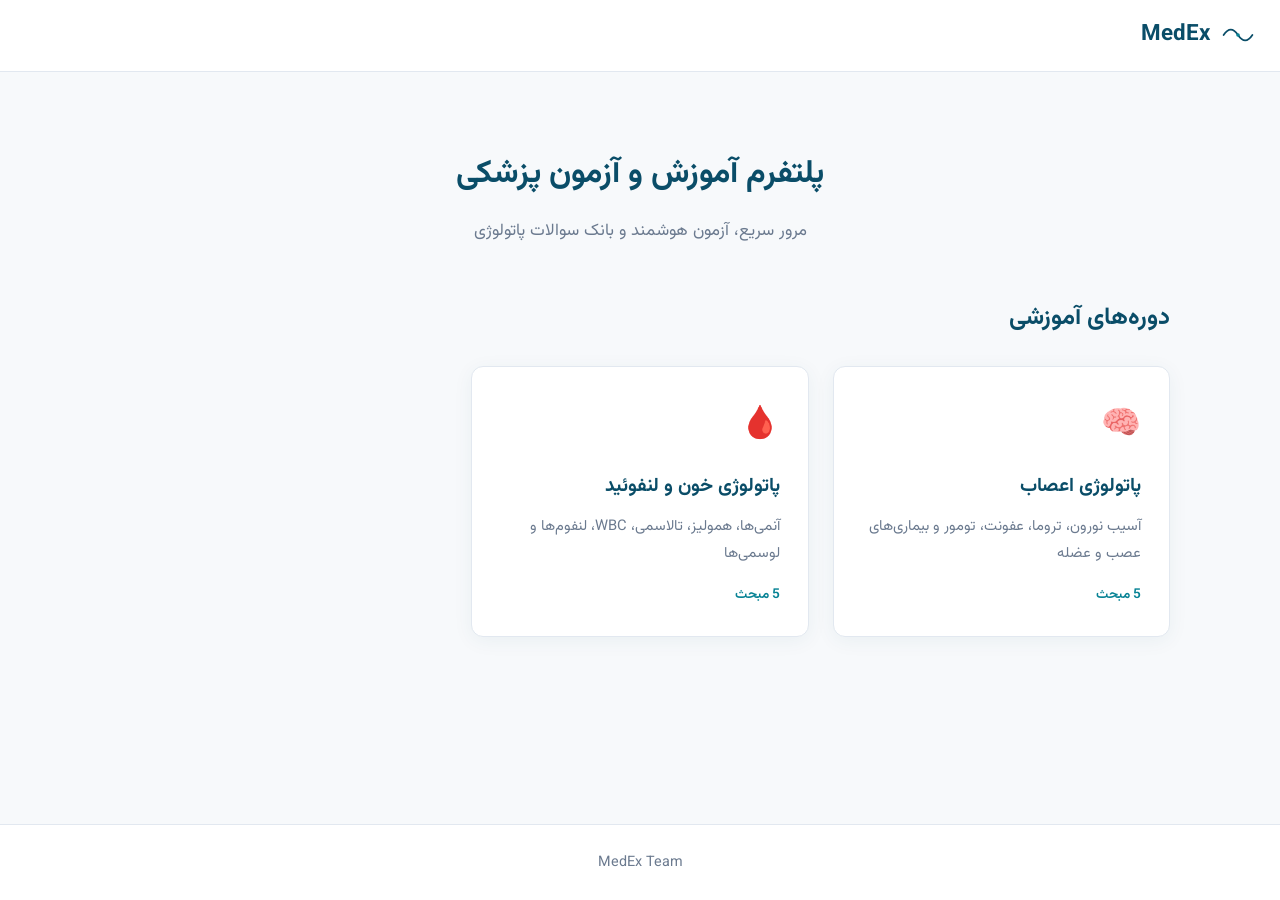
<file: index.html>
<!DOCTYPE html>
<html lang="fa" dir="rtl">
<head>
  <meta charset="UTF-8">
  <meta name="viewport" content="width=device-width, initial-scale=1.0">
  <title>MedEx – دوره‌های آموزشی</title>
  <link rel="stylesheet" href="css/style.css">
  <link rel="preconnect" href="https://fonts.googleapis.com">
  <link href="https://fonts.googleapis.com/css2?family=Vazirmatn:wght@300;400;600;700&display=swap" rel="stylesheet">
</head>
<body>
  <header class="header">
    <a href="index.html" class="brand">
      <svg viewBox="0 0 100 100" class="brand-icon">
        <path d="M10 50 Q30 20 50 50 Q70 80 90 50" stroke="#0A4D68" stroke-width="5" fill="none" stroke-linecap="round"/>
        <circle cx="50" cy="50" r="5" fill="#088395"/>
      </svg>
      MedEx
    </a>
  </header>

  <main class="container">
    <div class="hero">
      <h1>پلتفرم آموزش و آزمون پزشکی</h1>
      <p>مرور سریع، آزمون هوشمند و بانک سوالات پاتولوژی</p>
    </div>
    <h2 class="page-title">دوره‌های آموزشی</h2>
    <div id="coursesGrid" class="grid">
      <div class="loading">در حال بارگذاری...</div>
    </div>
  </main>

  <footer class="footer">MedEx Team</footer>

  <script src="js/data.js"></script>
  <script src="js/ui.js"></script>
  <script>renderCourses();</script>
</body>
</html>
</file>
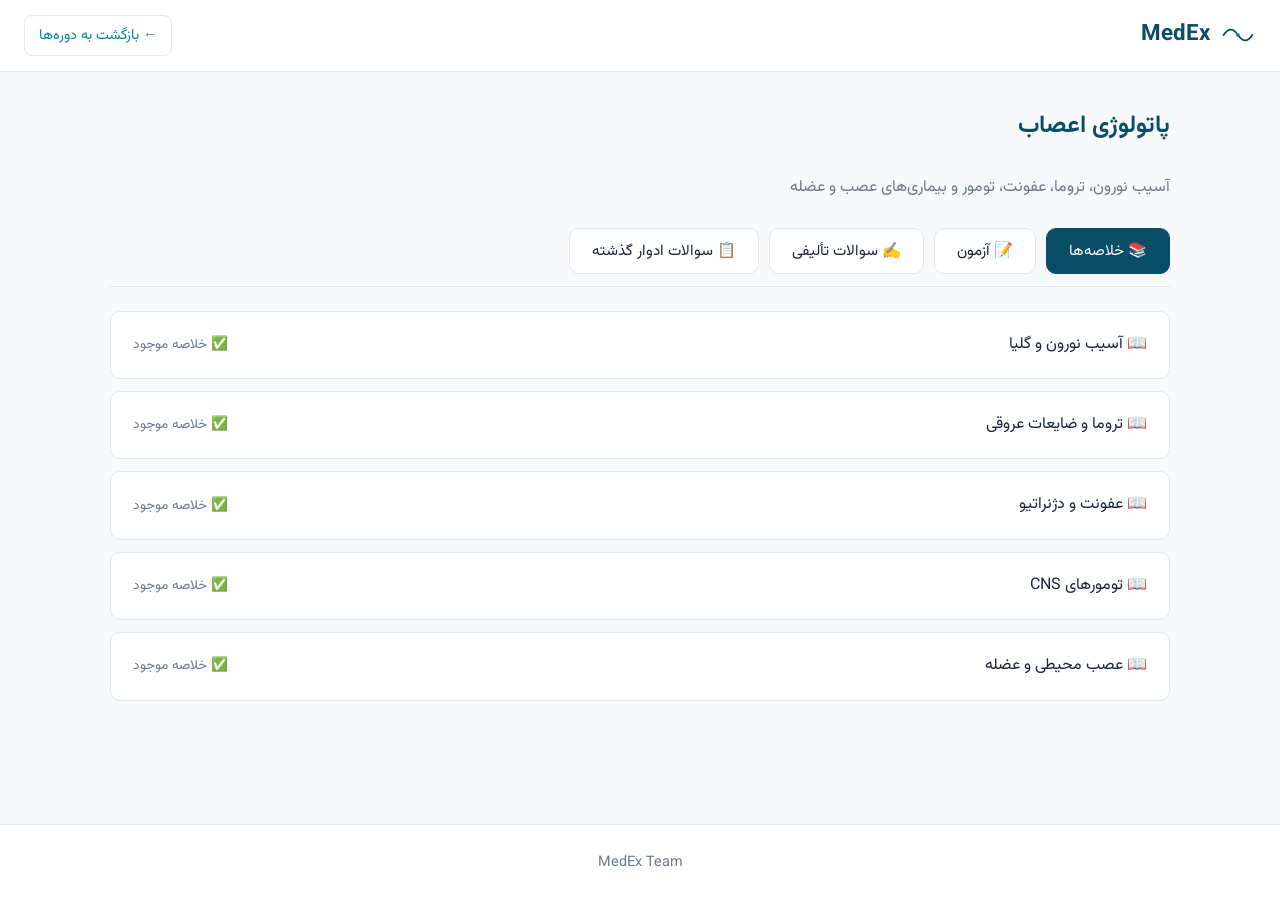
<file: course.html>
<!DOCTYPE html>
<html lang="fa" dir="rtl">
<head>
  <meta charset="UTF-8">
  <meta name="viewport" content="width=device-width, initial-scale=1.0">
  <title>MedEx – دوره</title>
  <link rel="stylesheet" href="css/style.css">
  <link href="https://fonts.googleapis.com/css2?family=Vazirmatn:wght@300;400;600;700&display=swap" rel="stylesheet">
</head>
<body>
  <header class="header">
    <a href="index.html" class="brand">
      <svg viewBox="0 0 100 100" class="brand-icon">
        <path d="M10 50 Q30 20 50 50 Q70 80 90 50" stroke="#0A4D68" stroke-width="5" fill="none" stroke-linecap="round"/>
        <circle cx="50" cy="50" r="5" fill="#088395"/>
      </svg>
      MedEx
    </a>
    <a href="index.html" class="back-link">← بازگشت به دوره‌ها</a>
  </header>

  <main class="container">
    <div id="courseHeader"></div>
    <div class="tabs">
      <button class="tab-btn active" data-tab="summaries">📚 خلاصه‌ها</button>
      <button class="tab-btn" data-tab="exam">📝 آزمون</button>
      <button class="tab-btn" data-tab="authored">✍️ سوالات تألیفی</button>
      <button class="tab-btn" data-tab="past">📋 سوالات ادوار گذشته</button>
    </div>
    <div id="tabContent" class="tab-content">
      <div class="loading">در حال بارگذاری...</div>
    </div>
  </main>

  <footer class="footer">MedEx Team</footer>

  <script src="js/data.js"></script>
  <script src="js/ui.js"></script>
  <script>initCoursePage();</script>
</body>
</html>
</file>
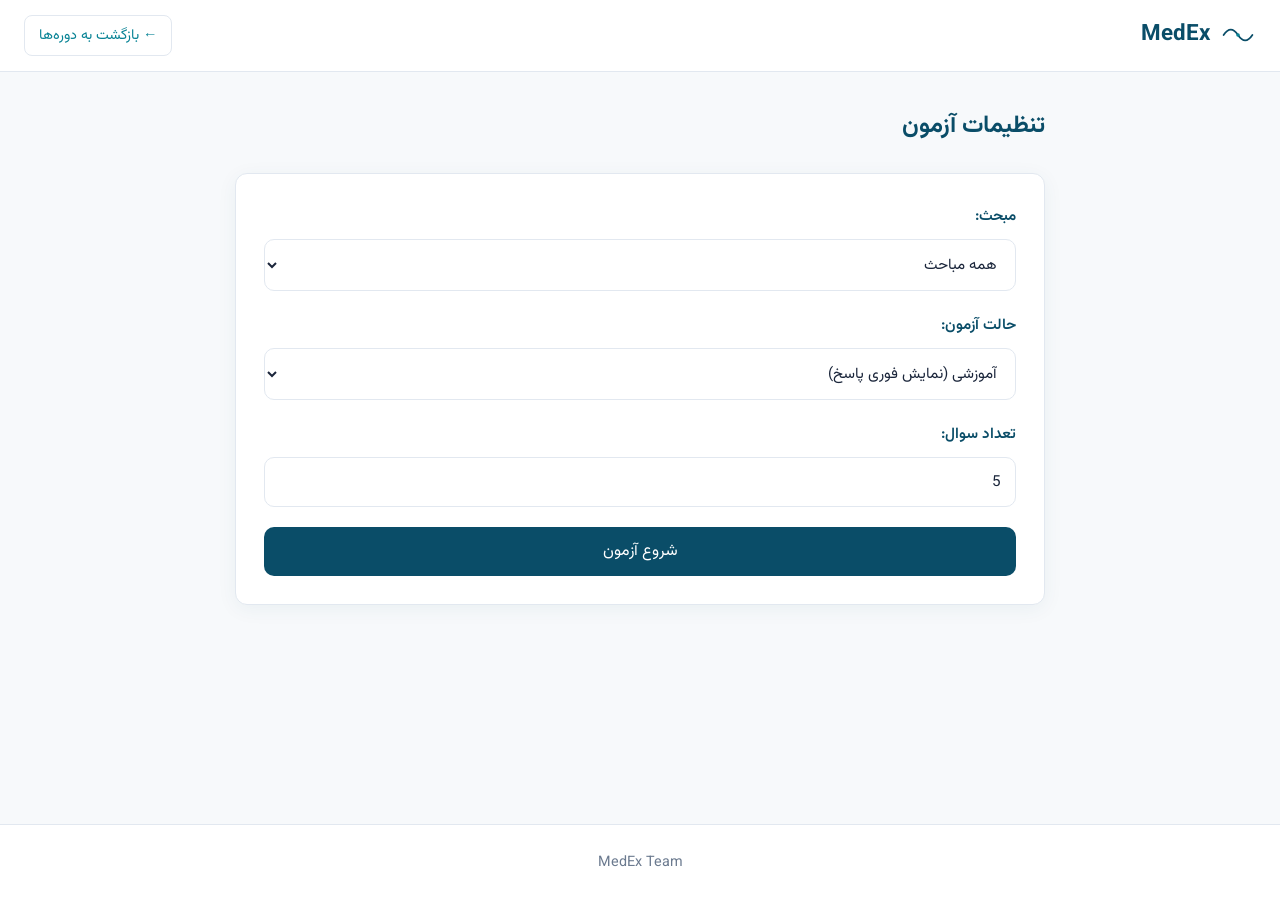
<file: exam.html>
<!DOCTYPE html>
<html lang="fa" dir="rtl">
<head>
  <meta charset="UTF-8">
  <meta name="viewport" content="width=device-width, initial-scale=1.0">
  <title>MedEx – آزمون</title>
  <link rel="stylesheet" href="css/style.css">
  <link href="https://fonts.googleapis.com/css2?family=Vazirmatn:wght@300;400;600;700&display=swap" rel="stylesheet">
</head>
<body>
  <header class="header">
    <a href="index.html" class="brand">
      <svg viewBox="0 0 100 100" class="brand-icon">
        <path d="M10 50 Q30 20 50 50 Q70 80 90 50" stroke="#0A4D68" stroke-width="5" fill="none" stroke-linecap="round"/>
        <circle cx="50" cy="50" r="5" fill="#088395"/>
      </svg>
      MedEx
    </a>
    <a href="index.html" class="back-link">← بازگشت به دوره‌ها</a>
  </header>

  <main class="container exam-container">
    <!-- تنظیمات آزمون -->
    <div id="examSetup">
      <h2 class="page-title">تنظیمات آزمون</h2>
      <div class="form-card">
        <div class="form-group">
          <label for="topicSelect">مبحث:</label>
          <select id="topicSelect"></select>
        </div>
        <div class="form-group">
          <label for="modeSelect">حالت آزمون:</label>
          <select id="modeSelect">
            <option value="educational">آموزشی (نمایش فوری پاسخ)</option>
            <option value="simulation">شبیه‌سازی (نمایش پاسخ در پایان)</option>
          </select>
        </div>
        <div class="form-group">
          <label for="countInput">تعداد سوال:</label>
          <input type="number" id="countInput" value="5" min="1" max="100">
        </div>
        <button class="btn-primary" onclick="startExam()">شروع آزمون</button>
        <p id="examError" class="error-msg" hidden></p>
      </div>
    </div>

    <!-- اتاق آزمون -->
    <div id="examRoom" hidden>
      <div class="exam-header">
        <span id="examProgress" class="progress-badge">سوال ۱ از ۵</span>
        <span id="examTimer" class="timer-badge"></span>
      </div>
      <div id="questionCard" class="question-card"></div>
      <div class="exam-nav">
        <button class="btn-secondary" onclick="prevQuestion()">→ قبلی</button>
        <button class="btn-primary" onclick="nextQuestion()">بعدی ←</button>
      </div>
      <button class="btn-finish" onclick="finishExam()">پایان آزمون و مشاهده نتیجه</button>
    </div>

    <!-- نتیجه -->
    <div id="examResult" hidden>
      <h2 class="page-title">نتیجه آزمون</h2>
      <div id="resultSummary"></div>
      <h3 class="review-title">مرور پاسخ‌ها</h3>
      <div id="resultReview"></div>
      <div class="result-actions">
        <a href="index.html" class="btn-primary" style="display:inline-block;width:auto;padding:12px 32px;">بازگشت به دوره‌ها</a>
      </div>
    </div>
  </main>

  <footer class="footer">MedEx Team</footer>

  <script src="js/data.js"></script>
  <script src="js/quiz-engine.js"></script>
  <script>initExamPage();</script>
</body>
</html>
</file>
<file: css/style.css>
:root {
  --primary: #0A4D68;
  --secondary: #088395;
  --accent: #05BFDB;
  --bg: #F7F9FB;
  --card-bg: #FFFFFF;
  --text: #1B263B;
  --text-muted: #6B7A8F;
  --border: #E2E8F0;
  --success: #2A9D8F;
  --success-bg: #E0F5F2;
  --danger: #E63946;
  --danger-bg: #FDE8E9;
  --warning: #F4A261;
  --warning-bg: #FFF3E0;
  --radius: 12px;
  --shadow: 0 4px 20px rgba(10, 77, 104, 0.06);
  --shadow-hover: 0 8px 30px rgba(10, 77, 104, 0.12);
}

* { box-sizing: border-box; margin: 0; padding: 0; }
html { scroll-behavior: smooth; }

body {
  font-family: 'Vazirmatn', 'Segoe UI', Tahoma, sans-serif;
  background: var(--bg);
  color: var(--text);
  line-height: 1.9;
  display: flex;
  flex-direction: column;
  min-height: 100vh;
  -webkit-font-smoothing: antialiased;
}

.container { max-width: 1100px; margin: 0 auto; padding: 32px 20px; flex: 1; width: 100%; }

/* Header */
.header {
  background: var(--card-bg);
  border-bottom: 1px solid var(--border);
  padding: 14px 24px;
  display: flex;
  justify-content: space-between;
  align-items: center;
  position: sticky; top: 0; z-index: 100;
  backdrop-filter: blur(8px);
}
.brand {
  font-size: 1.4rem; font-weight: 700; color: var(--primary);
  text-decoration: none; display: flex; align-items: center; gap: 10px;
}
.brand-icon { width: 36px; height: 36px; }
.back-link {
  color: var(--secondary); text-decoration: none; font-size: 0.9rem;
  padding: 6px 14px; border-radius: 8px; border: 1px solid var(--border);
  transition: background 0.2s;
}
.back-link:hover { background: var(--bg); }

/* Footer */
.footer {
  text-align: center; padding: 24px; color: var(--text-muted);
  font-size: 0.9rem; border-top: 1px solid var(--border);
  margin-top: auto; background: var(--card-bg);
}

/* Hero */
.hero { text-align: center; padding: 40px 20px 48px; }
.hero h1 { font-size: 2rem; color: var(--primary); margin-bottom: 12px; }
.hero p { color: var(--text-muted); font-size: 1.05rem; }

.page-title { font-size: 1.5rem; margin-bottom: 24px; color: var(--primary); font-weight: 700; }

/* Grid & Cards */
.grid { display: grid; grid-template-columns: repeat(auto-fill, minmax(300px, 1fr)); gap: 24px; }
.card {
  background: var(--card-bg); border-radius: var(--radius); padding: 28px;
  box-shadow: var(--shadow); border: 1px solid var(--border);
  transition: transform 0.25s ease, box-shadow 0.25s ease; cursor: pointer;
}
.card:hover { transform: translateY(-5px); box-shadow: var(--shadow-hover); }
.card h3 { color: var(--primary); margin-bottom: 10px; font-size: 1.2rem; }
.card p { color: var(--text-muted); font-size: 0.92rem; line-height: 1.8; }
.card-icon { font-size: 2rem; margin-bottom: 12px; display: block; }

/* Buttons */
.btn-primary {
  background: var(--primary); color: white; border: none; border-radius: 10px;
  font-family: inherit; font-size: 1rem; padding: 12px 28px; cursor: pointer;
  transition: background 0.2s; width: 100%;
}
.btn-primary:hover { background: var(--secondary); }
.btn-secondary {
  background: var(--card-bg); color: var(--primary); border: 1px solid var(--primary);
  border-radius: 10px; font-family: inherit; font-size: 0.95rem; padding: 10px 24px;
  cursor: pointer; transition: background 0.2s;
}
.btn-secondary:hover { background: var(--bg); }
.btn-finish {
  background: var(--warning); color: white; border: none; border-radius: 10px;
  font-family: inherit; font-size: 1rem; padding: 14px 24px; cursor: pointer;
  margin-top: 20px; width: 100%; transition: opacity 0.2s;
}
.btn-finish:hover { opacity: 0.9; }

/* Tabs */
.tabs {
  display: flex; gap: 10px; margin-bottom: 24px; flex-wrap: wrap;
  border-bottom: 1px solid var(--border); padding-bottom: 12px;
}
.tab-btn {
  padding: 10px 22px; border: 1px solid var(--border); background: var(--card-bg);
  border-radius: 10px; font-family: inherit; cursor: pointer; font-size: 0.95rem;
  color: var(--text); transition: all 0.2s;
}
.tab-btn:hover { border-color: var(--secondary); }
.tab-btn.active { background: var(--primary); color: white; border-color: var(--primary); }

/* ============ Topic list ============ */
.topic-list { list-style: none; }
.topic-item {
  background: var(--card-bg); padding: 18px 22px; border-radius: 10px;
  margin-bottom: 12px; border: 1px solid var(--border); display: flex;
  justify-content: space-between; align-items: center; cursor: pointer;
  transition: all 0.2s;
}
.topic-item:hover { border-color: var(--secondary); box-shadow: var(--shadow); }
.topic-item span:last-child { font-size: 0.85rem; color: var(--text-muted); }

/* ============ Summary ============ */
.summary-page { animation: fadeIn 0.3s ease; }
@keyframes fadeIn { from { opacity: 0; transform: translateY(6px); } to { opacity: 1; transform: none; } }

.summary-header {
  background: linear-gradient(135deg, var(--primary), var(--secondary));
  color: white; padding: 24px 28px; border-radius: var(--radius);
  margin-bottom: 24px; box-shadow: var(--shadow);
}
.summary-header h2 { font-size: 1.5rem; margin-bottom: 4px; }
.summary-header p { opacity: 0.9; font-size: 0.9rem; }

.summary-section {
  background: var(--card-bg); border-radius: var(--radius); padding: 24px 28px;
  margin-bottom: 18px; box-shadow: var(--shadow); border: 1px solid var(--border);
  border-right: 4px solid var(--secondary);
}
.summary-section h3 {
  color: var(--primary); font-size: 1.15rem; margin-bottom: 14px;
  display: flex; align-items: center; gap: 8px;
}
.summary-section h3::before {
  content: ''; width: 4px; height: 20px; background: var(--secondary);
  border-radius: 2px; display: inline-block;
}
.summary-section ul { list-style: none; padding: 0; }
.summary-section li {
  position: relative; padding: 8px 28px 8px 0; margin-bottom: 4px;
  border-bottom: 1px dashed var(--border); font-size: 0.96rem;
}
.summary-section li:last-child { border-bottom: none; }
.summary-section li::before {
  content: '•'; position: absolute; right: 8px; top: 6px;
  color: var(--secondary); font-weight: 700; font-size: 1.2rem;
}
.summary-section li strong { color: var(--primary); }
.summary-section li code {
  background: #F0F7F9; color: var(--secondary); padding: 2px 8px;
  border-radius: 6px; font-family: 'Consolas', monospace; font-size: 0.88rem;
  direction: ltr; display: inline-block;
}

.summary-table {
  width: 100%; border-collapse: separate; border-spacing: 0;
  margin: 12px 0; border-radius: 10px; overflow: hidden;
  box-shadow: 0 1px 4px rgba(10,77,104,0.06);
}
.summary-table th {
  background: var(--primary); color: white; padding: 12px 16px;
  text-align: right; font-weight: 600; font-size: 0.9rem;
}
.summary-table td {
  padding: 10px 16px; border-bottom: 1px solid var(--border);
  font-size: 0.92rem; background: var(--card-bg);
}
.summary-table tr:last-child td { border-bottom: none; }
.summary-table tr:nth-child(even) td { background: #F8FCFD; }

/* Mindmap */
.mindmap-wrap {
  background: linear-gradient(135deg, #F0F7F9, #E5F3F7);
  border-radius: var(--radius); padding: 28px; margin-top: 20px;
  border: 1px solid #D0E5EC; box-shadow: var(--shadow);
}
.mindmap-wrap > h3 {
  color: var(--primary); font-size: 1.2rem; margin-bottom: 20px;
  text-align: center; display: flex; align-items: center; justify-content: center; gap: 8px;
}
.mindmap-root {
  background: var(--primary); color: white; padding: 14px 24px;
  border-radius: 30px; text-align: center; font-weight: 700;
  max-width: 320px; margin: 0 auto 24px; box-shadow: 0 4px 14px rgba(10,77,104,0.25);
}
.mindmap-branches {
  display: grid; grid-template-columns: repeat(auto-fit, minmax(200px, 1fr)); gap: 16px;
}
.mindmap-branch {
  background: var(--card-bg); border-radius: 10px; padding: 16px 18px;
  border: 1.5px solid var(--secondary); position: relative;
  box-shadow: 0 2px 8px rgba(8,131,149,0.08);
}
.mindmap-branch::before {
  content: ''; position: absolute; top: -10px; right: 24px;
  width: 3px; height: 10px; background: var(--secondary);
}
.mindmap-branch-title {
  color: var(--secondary); font-weight: 700; font-size: 0.95rem;
  margin-bottom: 10px; padding-bottom: 8px; border-bottom: 1px dashed var(--border);
}
.mindmap-leaf {
  font-size: 0.86rem; color: var(--text); padding: 5px 0 5px 16px;
  position: relative; line-height: 1.6;
}
.mindmap-leaf::before {
  content: '↳'; position: absolute; right: 0; color: var(--secondary); opacity: 0.7;
}

/* ============ Exam ============ */
.exam-container { max-width: 850px; }
.form-card {
  background: var(--card-bg); border-radius: var(--radius); padding: 28px;
  box-shadow: var(--shadow); border: 1px solid var(--border);
}
.form-group { margin-bottom: 20px; }
.form-group label {
  display: block; margin-bottom: 8px; font-weight: 600;
  color: var(--primary); font-size: 0.95rem;
}
.form-group select, .form-group input {
  width: 100%; padding: 12px 14px; border: 1px solid var(--border);
  border-radius: 10px; font-family: inherit; font-size: 0.95rem;
  background: var(--card-bg); color: var(--text);
}
.form-group select:focus, .form-group input:focus {
  outline: none; border-color: var(--secondary);
}
.error-msg {
  color: var(--danger); font-size: 0.9rem; margin-top: 12px;
  padding: 10px; background: var(--danger-bg); border-radius: 8px;
}

.exam-header { display: flex; justify-content: space-between; margin-bottom: 20px; align-items: center; }
.progress-badge, .timer-badge {
  background: var(--card-bg); padding: 8px 18px; border-radius: 20px;
  font-size: 0.88rem; color: var(--primary); border: 1px solid var(--border); font-weight: 600;
}
.timer-badge { color: var(--warning); }

.question-card {
  background: var(--card-bg); border-radius: var(--radius); padding: 28px;
  box-shadow: var(--shadow); margin-bottom: 20px; border: 1px solid var(--border);
}
.question-stem { font-size: 1.05rem; margin-bottom: 20px; line-height: 2; font-weight: 500; }
.option {
  display: block; padding: 14px 18px; margin-bottom: 10px;
  border: 1.5px solid var(--border); border-radius: 10px; cursor: pointer;
  transition: all 0.2s; font-size: 0.95rem; background: var(--card-bg);
}
.option:hover { background: #F0F7F9; border-color: var(--secondary); }
.option.selected { border-color: var(--secondary); background: #E0F2F7; font-weight: 600; }
.option.correct { border-color: var(--success); background: var(--success-bg); font-weight: 600; color: var(--success); }
.option.wrong { border-color: var(--danger); background: var(--danger-bg); color: var(--danger); }
.option.locked { cursor: default; }
.explanation {
  background: var(--warning-bg); border-right: 4px solid var(--warning);
  padding: 16px 20px; border-radius: 10px; margin-top: 20px;
  font-size: 0.95rem; line-height: 1.9;
}
.explanation strong { color: var(--primary); }

.exam-nav { display: flex; gap: 12px; justify-content: space-between; }
.exam-nav .btn-secondary, .exam-nav .btn-primary { flex: 1; }

/* ============ Bank ============ */
.bank-info {
  background: #F0F7F9; border-radius: 10px; padding: 14px 20px;
  margin-bottom: 20px; border-right: 4px solid var(--secondary);
  font-size: 0.9rem; color: var(--text-muted);
}
.bank-info strong { color: var(--primary); }

.bank-item {
  background: var(--card-bg); border-radius: var(--radius); padding: 22px 26px;
  margin-bottom: 16px; box-shadow: var(--shadow); border: 1px solid var(--border);
}
.bank-meta {
  display: flex; gap: 10px; flex-wrap: wrap; margin-bottom: 12px;
}
.bank-tag {
  font-size: 0.75rem; padding: 3px 12px; border-radius: 20px;
  font-weight: 600;
}
.bank-tag.authored { background: #FFF3E0; color: var(--warning); }
.bank-tag.past { background: #E0F2F7; color: var(--secondary); }
.bank-tag.difficulty { background: var(--bg); color: var(--text-muted); }
.bank-stem { font-weight: 600; font-size: 0.98rem; margin-bottom: 14px; line-height: 1.9; }

.bank-option {
  padding: 10px 16px; margin-bottom: 8px; border-radius: 8px;
  background: var(--bg); font-size: 0.92rem; cursor: pointer;
  transition: all 0.2s;
}
.bank-option:hover { background: #E0F2F7; border-color: var(--secondary); }
.bank-option.correct { background: var(--success-bg); color: var(--success); font-weight: 600; }
.bank-option.wrong { background: var(--danger-bg); color: var(--danger); }

.bank-explanation {
  background: var(--warning-bg); border-right: 4px solid var(--warning);
  padding: 14px 18px; border-radius: 10px; margin-top: 14px;
  font-size: 0.9rem; line-height: 1.8;
}
.bank-explanation strong { color: var(--primary); }

/* ============ Result ============ */
.result-summary {
  background: var(--card-bg); padding: 36px; border-radius: var(--radius);
  box-shadow: var(--shadow); margin-bottom: 28px; text-align: center;
  border: 1px solid var(--border);
}
.result-score { font-size: 3rem; font-weight: 700; color: var(--primary); margin-bottom: 8px; }
.result-summary p { color: var(--text-muted); }
.result-summary .stats {
  display: flex; justify-content: center; gap: 16px; margin-top: 20px; flex-wrap: wrap;
}
.result-summary .stat-item {
  background: var(--bg); padding: 10px 20px; border-radius: 10px; font-size: 0.9rem;
}
.review-title { color: var(--primary); margin-bottom: 16px; font-size: 1.2rem; }
.result-actions { text-align: center; margin-top: 32px; }
.badge {
  display: inline-block; padding: 3px 12px; border-radius: 20px;
  font-size: 0.78rem; font-weight: 600; margin-right: 8px;
}
.badge-correct { background: var(--success-bg); color: var(--success); }
.badge-wrong { background: var(--danger-bg); color: var(--danger); }
.badge-skip { background: var(--warning-bg); color: var(--warning); }

/* Loading */
.loading { text-align: center; padding: 60px 20px; color: var(--text-muted); font-size: 1rem; }

/* Responsive */
@media (max-width: 768px) {
  .container { padding: 24px 14px; }
  .hero h1 { font-size: 1.5rem; }
  .hero { padding: 24px 12px 32px; }
  .tabs { flex-direction: column; }
  .tab-btn { width: 100%; text-align: center; }
  .exam-header { flex-direction: column; gap: 10px; }
  .exam-nav { flex-direction: column; }
  .result-summary .stats { flex-direction: column; gap: 10px; }
  .grid { grid-template-columns: 1fr; }
  .question-card { padding: 20px; }
  .form-card { padding: 20px; }
  .header { padding: 12px 16px; }
  .mindmap-branches { grid-template-columns: 1fr; }
  .summary-section { padding: 20px; }
  .summary-header { padding: 20px; }
  .summary-header h2 { font-size: 1.25rem; }
}
</file>
